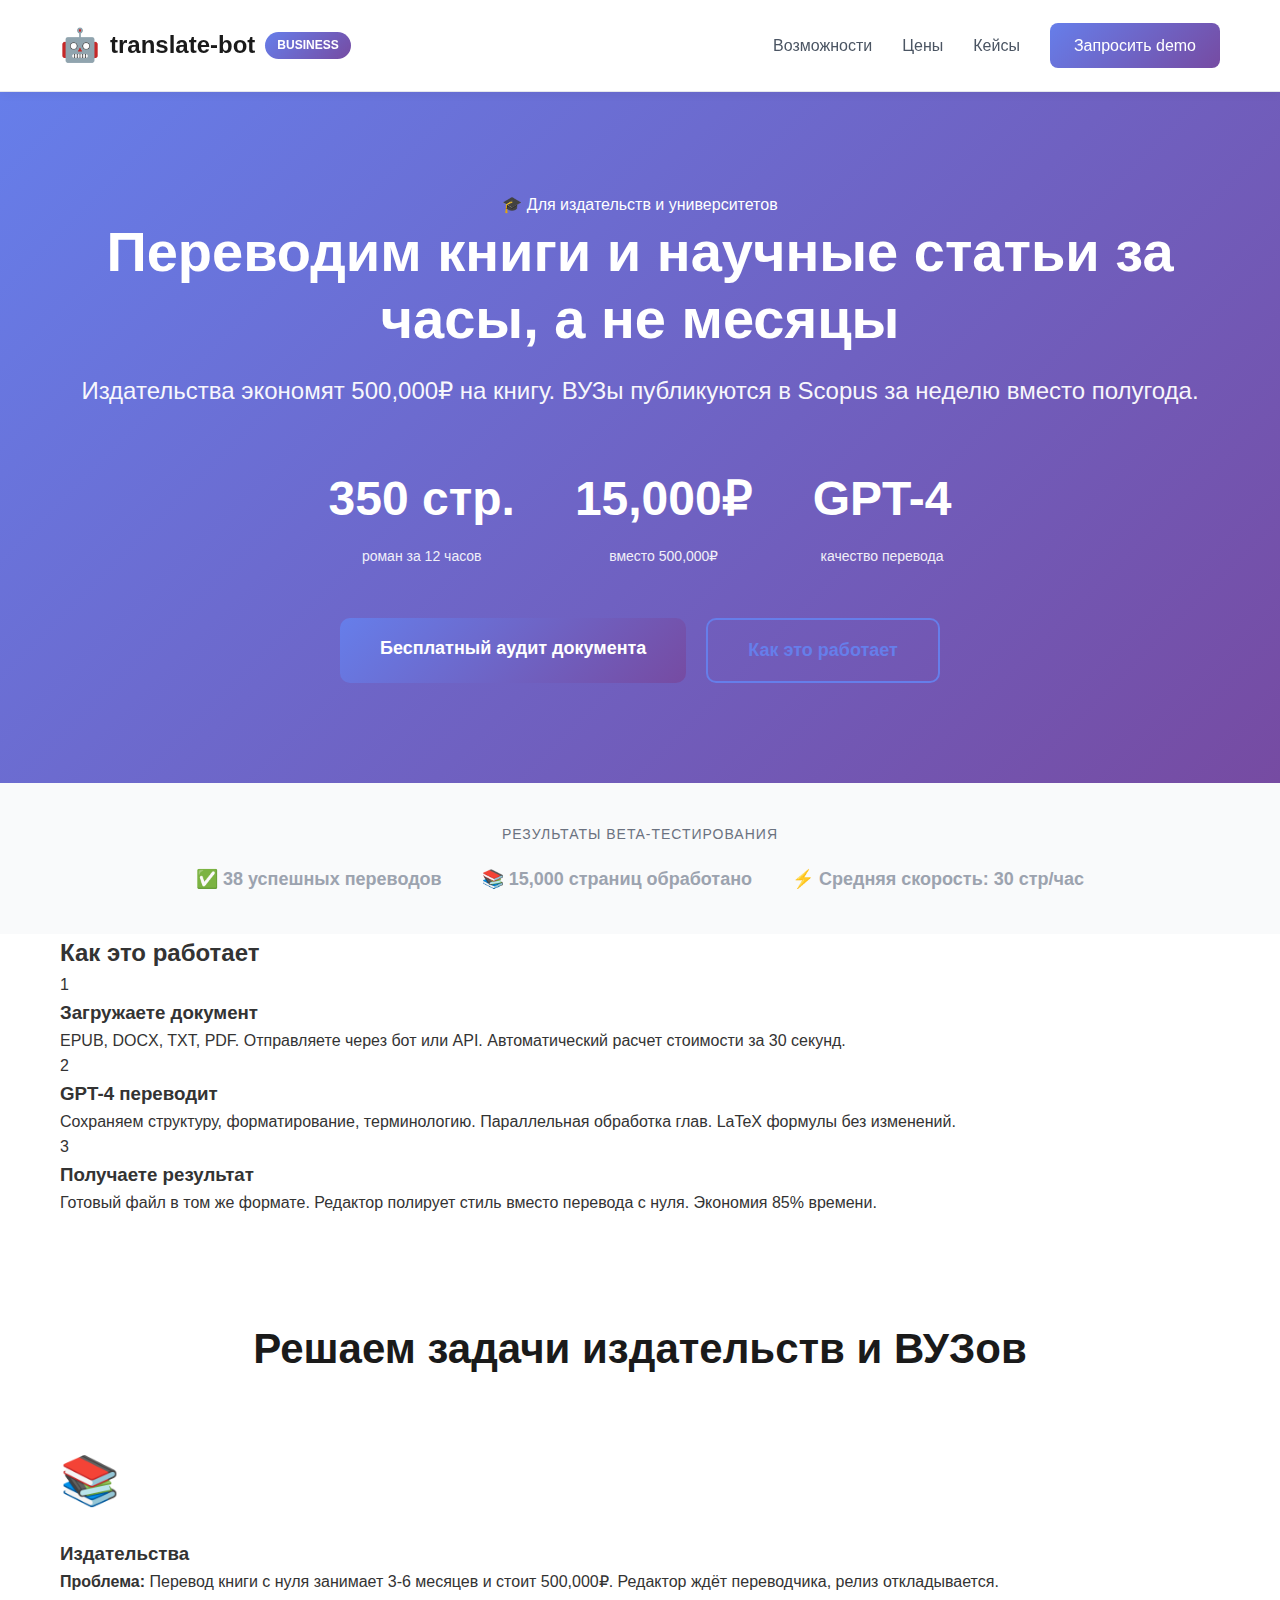
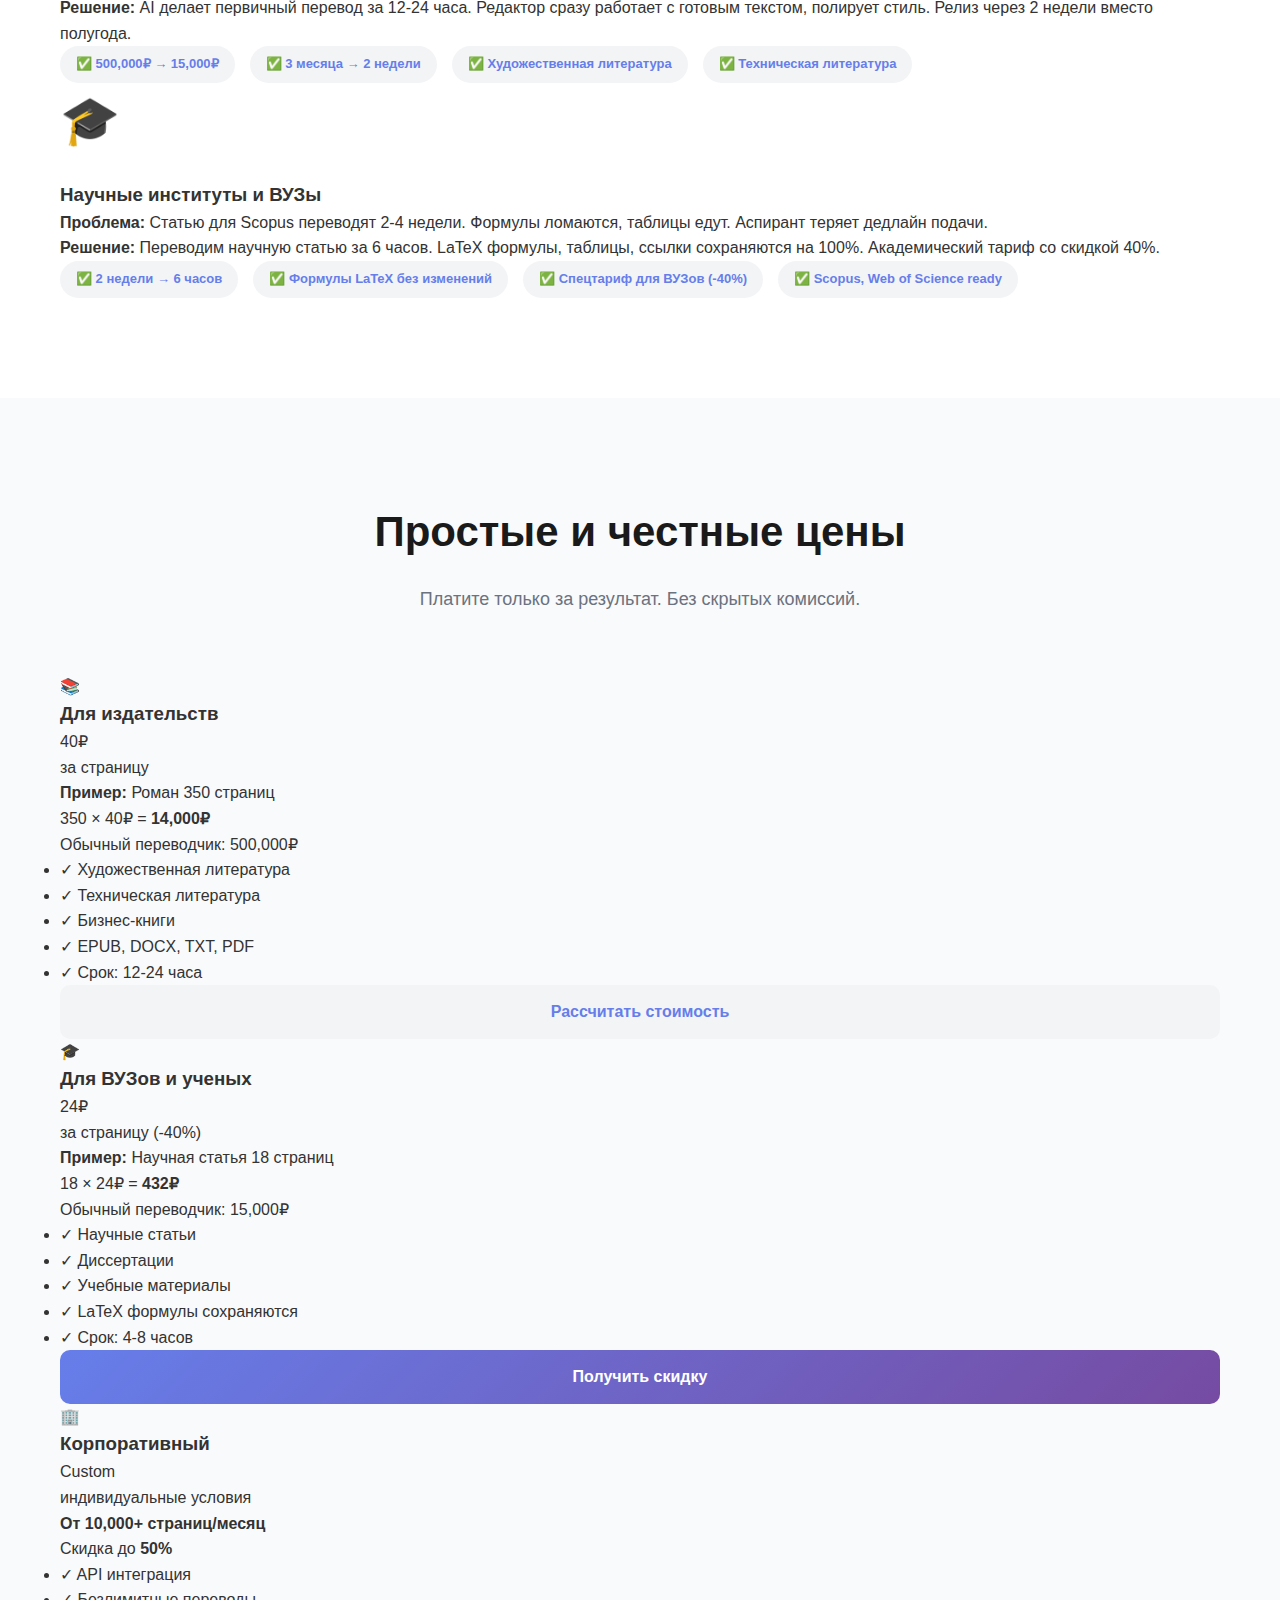
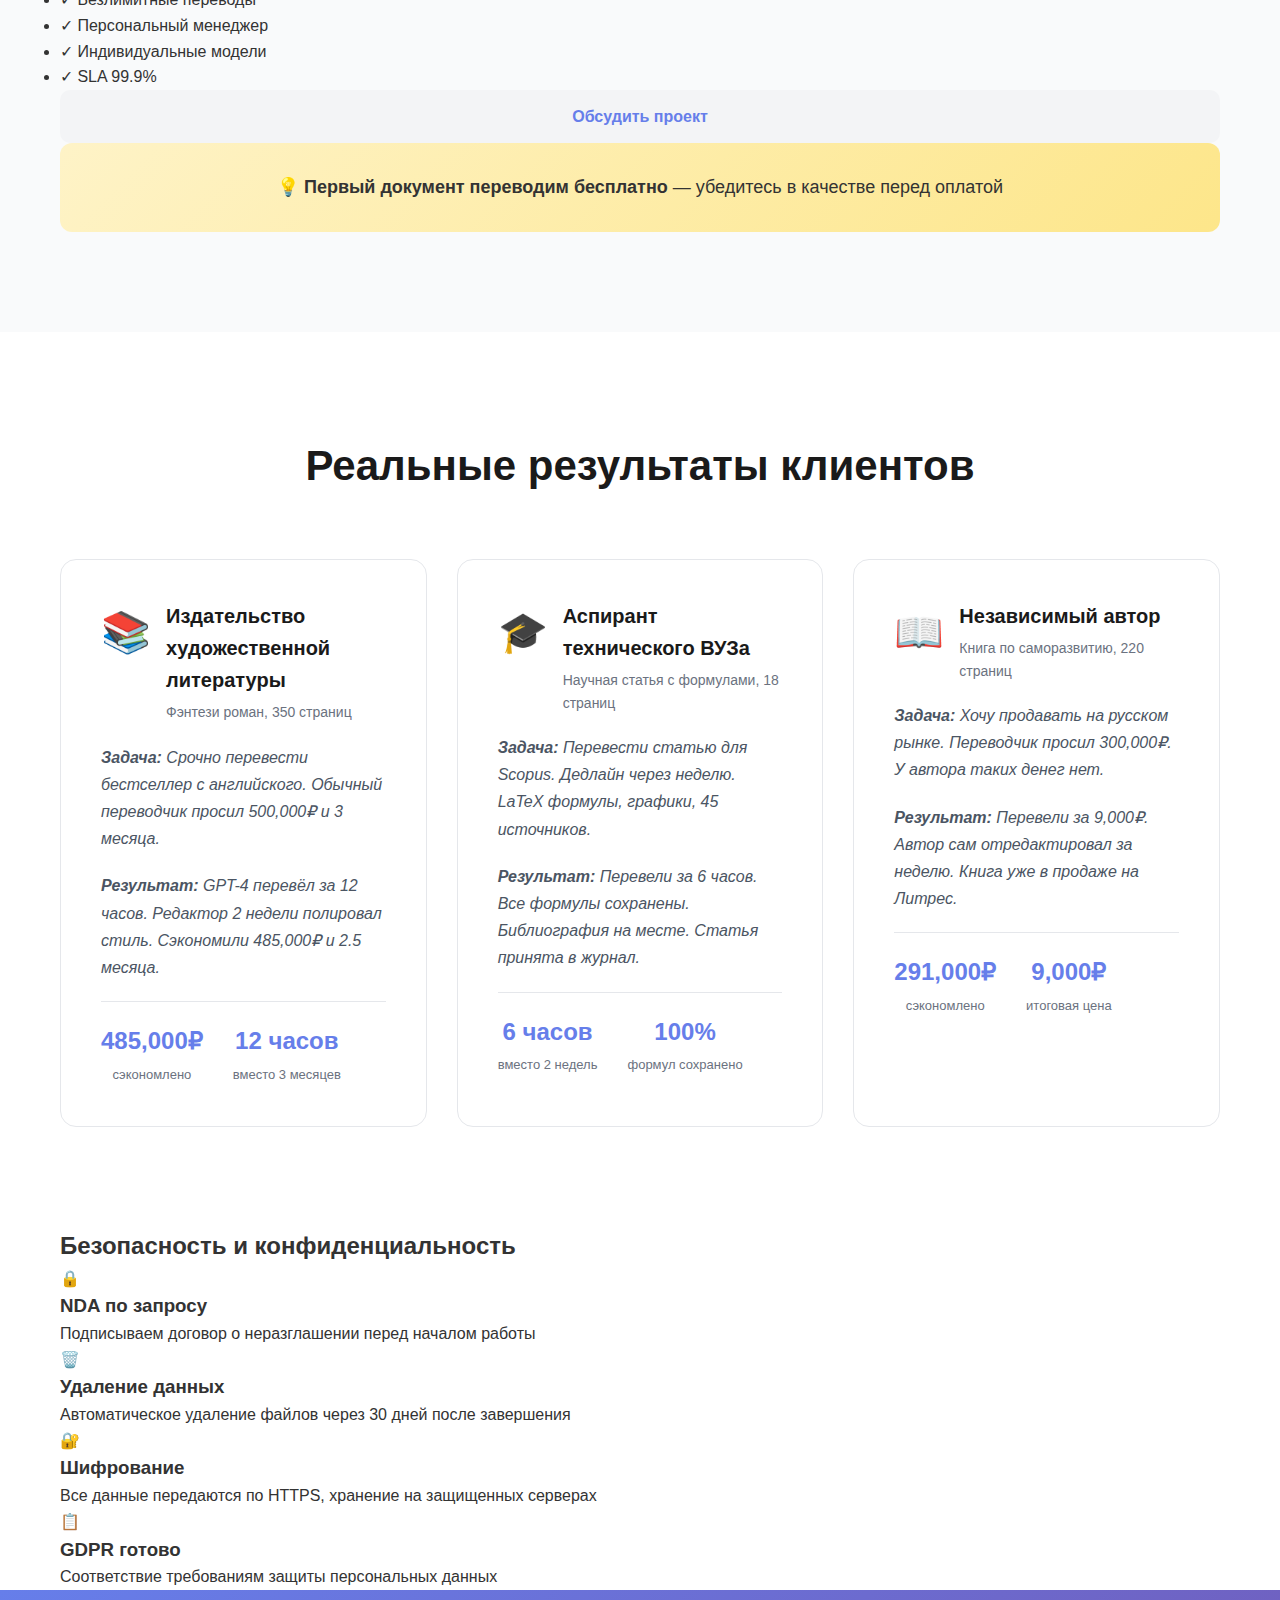
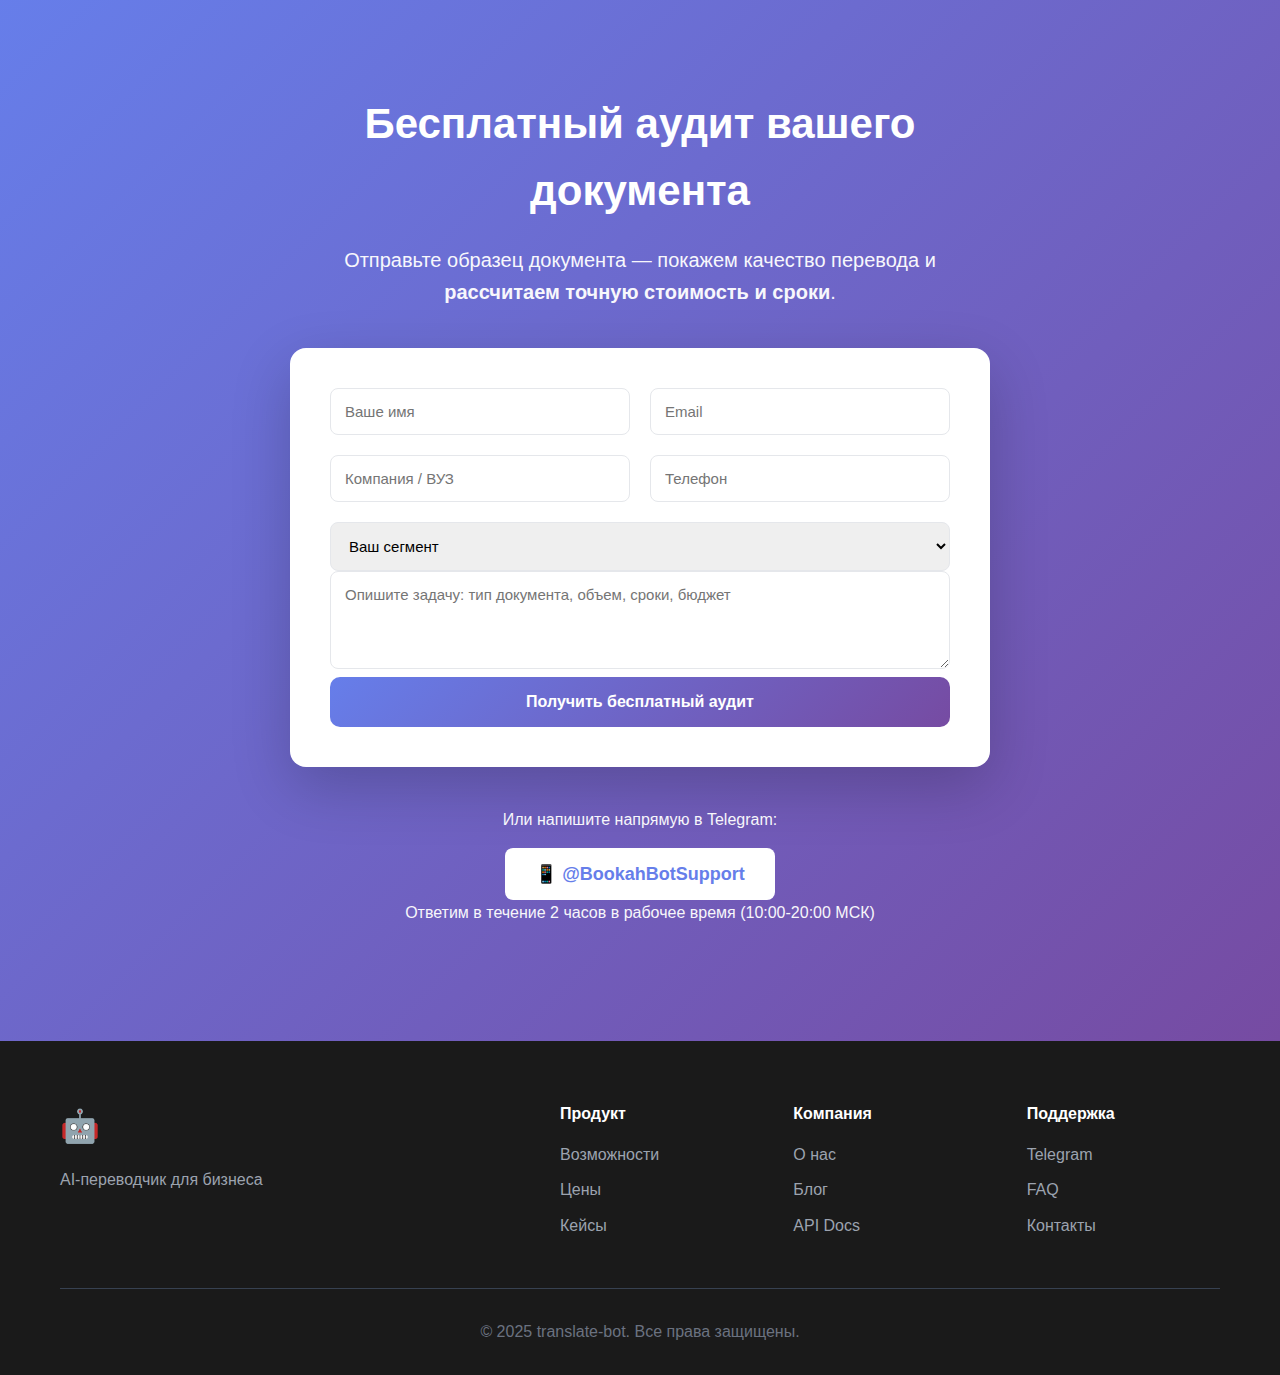
<file: index.html>
<!DOCTYPE html>
<html lang="ru">
<head>
    <meta charset="UTF-8">
    <meta name="viewport" content="width=device-width, initial-scale=1.0">
    <title>AI-переводчик для бизнеса | translate-bot</title>
    <link rel="stylesheet" href="style.css">
</head>
<body>
    <!-- Header -->
    <header>
        <nav class="container">
            <div class="logo">
                <span class="logo-icon">🤖</span>
                <span class="logo-text">translate-bot</span>
                <span class="logo-badge">business</span>
            </div>
            <div class="nav-links">
                <a href="#features">Возможности</a>
                <a href="#pricing">Цены</a>
                <a href="#cases">Кейсы</a>
                <a href="#contact" class="btn-primary">Запросить demo</a>
            </div>
        </nav>
    </header>

    <!-- Hero Section -->
    <section class="hero">
        <div class="container">
            <div class="hero-content">
                <div class="hero-badge">🎓 Для издательств и университетов</div>
                <h1>Переводим книги и научные статьи за часы, а не месяцы</h1>
                <p class="hero-subtitle">Издательства экономят 500,000₽ на книгу. ВУЗы публикуются в Scopus за неделю вместо полугода.</p>
                <div class="hero-stats">
                    <div class="stat">
                        <div class="stat-value">350 стр.</div>
                        <div class="stat-label">роман за 12 часов</div>
                    </div>
                    <div class="stat">
                        <div class="stat-value">15,000₽</div>
                        <div class="stat-label">вместо 500,000₽</div>
                    </div>
                    <div class="stat">
                        <div class="stat-value">GPT-4</div>
                        <div class="stat-label">качество перевода</div>
                    </div>
                </div>
                <div class="hero-cta">
                    <a href="#contact" class="btn-large">Бесплатный аудит документа</a>
                    <a href="#how-it-works" class="btn-outline-large">Как это работает</a>
                </div>
            </div>
        </div>
    </section>

    <!-- Trusted By -->
    <section class="trusted">
        <div class="container">
            <p class="trusted-label">Результаты beta-тестирования</p>
            <div class="trusted-logos">
                <div class="trusted-logo">✅ 38 успешных переводов</div>
                <div class="trusted-logo">📚 15,000 страниц обработано</div>
                <div class="trusted-logo">⚡ Средняя скорость: 30 стр/час</div>
            </div>
        </div>
    </section>

    <!-- How It Works -->
    <section id="how-it-works" class="how-it-works">
        <div class="container">
            <h2>Как это работает</h2>
            <div class="steps-grid">
                <div class="step-card">
                    <div class="step-number">1</div>
                    <h3>Загружаете документ</h3>
                    <p>EPUB, DOCX, TXT, PDF. Отправляете через бот или API. Автоматический расчет стоимости за 30 секунд.</p>
                </div>
                <div class="step-card">
                    <div class="step-number">2</div>
                    <h3>GPT-4 переводит</h3>
                    <p>Сохраняем структуру, форматирование, терминологию. Параллельная обработка глав. LaTeX формулы без изменений.</p>
                </div>
                <div class="step-card">
                    <div class="step-number">3</div>
                    <h3>Получаете результат</h3>
                    <p>Готовый файл в том же формате. Редактор полирует стиль вместо перевода с нуля. Экономия 85% времени.</p>
                </div>
            </div>
        </div>
    </section>

    <!-- Features -->
    <section id="features" class="features">
        <div class="container">
            <h2>Решаем задачи издательств и ВУЗов</h2>
            <div class="features-grid-two">
                <div class="feature-card-large">
                    <div class="feature-icon">📚</div>
                    <h3>Издательства</h3>
                    <p><strong>Проблема:</strong> Перевод книги с нуля занимает 3-6 месяцев и стоит 500,000₽. Редактор ждёт переводчика, релиз откладывается.</p>
                    <p><strong>Решение:</strong> AI делает первичный перевод за 12-24 часа. Редактор сразу работает с готовым текстом, полирует стиль. Релиз через 2 недели вместо полугода.</p>
                    <div class="feature-stats">
                        <span>✅ 500,000₽ → 15,000₽</span>
                        <span>✅ 3 месяца → 2 недели</span>
                        <span>✅ Художественная литература</span>
                        <span>✅ Техническая литература</span>
                    </div>
                </div>

                <div class="feature-card-large">
                    <div class="feature-icon">🎓</div>
                    <h3>Научные институты и ВУЗы</h3>
                    <p><strong>Проблема:</strong> Статью для Scopus переводят 2-4 недели. Формулы ломаются, таблицы едут. Аспирант теряет дедлайн подачи.</p>
                    <p><strong>Решение:</strong> Переводим научную статью за 6 часов. LaTeX формулы, таблицы, ссылки сохраняются на 100%. Академический тариф со скидкой 40%.</p>
                    <div class="feature-stats">
                        <span>✅ 2 недели → 6 часов</span>
                        <span>✅ Формулы LaTeX без изменений</span>
                        <span>✅ Спецтариф для ВУЗов (-40%)</span>
                        <span>✅ Scopus, Web of Science ready</span>
                    </div>
                </div>
            </div>
        </div>
    </section>

    <!-- Pricing -->
    <section id="pricing" class="pricing">
        <div class="container">
            <h2>Простые и честные цены</h2>
            <p class="pricing-subtitle">Платите только за результат. Без скрытых комиссий.</p>

            <div class="pricing-grid-simple">
                <div class="pricing-card-simple">
                    <div class="pricing-icon">📚</div>
                    <h3>Для издательств</h3>
                    <div class="pricing-calc">
                        <div class="price-big">40₽</div>
                        <div class="price-unit">за страницу</div>
                    </div>
                    <div class="pricing-example">
                        <p><strong>Пример:</strong> Роман 350 страниц</p>
                        <p class="price-result">350 × 40₽ = <strong>14,000₽</strong></p>
                        <p class="price-comparison">Обычный переводчик: 500,000₽</p>
                    </div>
                    <ul class="pricing-features-simple">
                        <li>✓ Художественная литература</li>
                        <li>✓ Техническая литература</li>
                        <li>✓ Бизнес-книги</li>
                        <li>✓ EPUB, DOCX, TXT, PDF</li>
                        <li>✓ Срок: 12-24 часа</li>
                    </ul>
                    <a href="#contact" class="btn-pricing">Рассчитать стоимость</a>
                </div>

                <div class="pricing-card-simple featured">
                    <div class="pricing-badge">🎓 Спецтариф</div>
                    <div class="pricing-icon">🎓</div>
                    <h3>Для ВУЗов и ученых</h3>
                    <div class="pricing-calc">
                        <div class="price-big">24₽</div>
                        <div class="price-unit">за страницу (-40%)</div>
                    </div>
                    <div class="pricing-example">
                        <p><strong>Пример:</strong> Научная статья 18 страниц</p>
                        <p class="price-result">18 × 24₽ = <strong>432₽</strong></p>
                        <p class="price-comparison">Обычный переводчик: 15,000₽</p>
                    </div>
                    <ul class="pricing-features-simple">
                        <li>✓ Научные статьи</li>
                        <li>✓ Диссертации</li>
                        <li>✓ Учебные материалы</li>
                        <li>✓ LaTeX формулы сохраняются</li>
                        <li>✓ Срок: 4-8 часов</li>
                    </ul>
                    <a href="#contact" class="btn-pricing primary">Получить скидку</a>
                </div>

                <div class="pricing-card-simple">
                    <div class="pricing-icon">🏢</div>
                    <h3>Корпоративный</h3>
                    <div class="pricing-calc">
                        <div class="price-big">Custom</div>
                        <div class="price-unit">индивидуальные условия</div>
                    </div>
                    <div class="pricing-example">
                        <p><strong>От 10,000+ страниц/месяц</strong></p>
                        <p class="price-result">Скидка до <strong>50%</strong></p>
                    </div>
                    <ul class="pricing-features-simple">
                        <li>✓ API интеграция</li>
                        <li>✓ Безлимитные переводы</li>
                        <li>✓ Персональный менеджер</li>
                        <li>✓ Индивидуальные модели</li>
                        <li>✓ SLA 99.9%</li>
                    </ul>
                    <a href="#contact" class="btn-pricing">Обсудить проект</a>
                </div>
            </div>

            <div class="pricing-footer">
                <p>💡 <strong>Первый документ переводим бесплатно</strong> — убедитесь в качестве перед оплатой</p>
            </div>
        </div>
    </section>

    <!-- Use Cases -->
    <section id="cases" class="cases">
        <div class="container">
            <h2>Реальные результаты клиентов</h2>

            <div class="cases-grid">
                <div class="case-card">
                    <div class="case-header">
                        <div class="case-icon">📚</div>
                        <div>
                            <h4>Издательство художественной литературы</h4>
                            <p class="case-type">Фэнтези роман, 350 страниц</p>
                        </div>
                    </div>
                    <div class="case-content">
                        <p><strong>Задача:</strong> Срочно перевести бестселлер с английского. Обычный переводчик просил 500,000₽ и 3 месяца.</p>
                        <p><strong>Результат:</strong> GPT-4 перевёл за 12 часов. Редактор 2 недели полировал стиль. Сэкономили 485,000₽ и 2.5 месяца.</p>
                    </div>
                    <div class="case-stats">
                        <div class="case-stat">
                            <strong>485,000₽</strong>
                            <span>сэкономлено</span>
                        </div>
                        <div class="case-stat">
                            <strong>12 часов</strong>
                            <span>вместо 3 месяцев</span>
                        </div>
                    </div>
                </div>

                <div class="case-card">
                    <div class="case-header">
                        <div class="case-icon">🎓</div>
                        <div>
                            <h4>Аспирант технического ВУЗа</h4>
                            <p class="case-type">Научная статья с формулами, 18 страниц</p>
                        </div>
                    </div>
                    <div class="case-content">
                        <p><strong>Задача:</strong> Перевести статью для Scopus. Дедлайн через неделю. LaTeX формулы, графики, 45 источников.</p>
                        <p><strong>Результат:</strong> Перевели за 6 часов. Все формулы сохранены. Библиография на месте. Статья принята в журнал.</p>
                    </div>
                    <div class="case-stats">
                        <div class="case-stat">
                            <strong>6 часов</strong>
                            <span>вместо 2 недель</span>
                        </div>
                        <div class="case-stat">
                            <strong>100%</strong>
                            <span>формул сохранено</span>
                        </div>
                    </div>
                </div>

                <div class="case-card">
                    <div class="case-header">
                        <div class="case-icon">📖</div>
                        <div>
                            <h4>Независимый автор</h4>
                            <p class="case-type">Книга по саморазвитию, 220 страниц</p>
                        </div>
                    </div>
                    <div class="case-content">
                        <p><strong>Задача:</strong> Хочу продавать на русском рынке. Переводчик просил 300,000₽. У автора таких денег нет.</p>
                        <p><strong>Результат:</strong> Перевели за 9,000₽. Автор сам отредактировал за неделю. Книга уже в продаже на Литрес.</p>
                    </div>
                    <div class="case-stats">
                        <div class="case-stat">
                            <strong>291,000₽</strong>
                            <span>сэкономлено</span>
                        </div>
                        <div class="case-stat">
                            <strong>9,000₽</strong>
                            <span>итоговая цена</span>
                        </div>
                    </div>
                </div>
            </div>
        </div>
    </section>

    <!-- Security Section -->
    <section class="security">
        <div class="container">
            <h2>Безопасность и конфиденциальность</h2>
            <div class="security-grid">
                <div class="security-card">
                    <div class="security-icon">🔒</div>
                    <h3>NDA по запросу</h3>
                    <p>Подписываем договор о неразглашении перед началом работы</p>
                </div>
                <div class="security-card">
                    <div class="security-icon">🗑️</div>
                    <h3>Удаление данных</h3>
                    <p>Автоматическое удаление файлов через 30 дней после завершения</p>
                </div>
                <div class="security-card">
                    <div class="security-icon">🔐</div>
                    <h3>Шифрование</h3>
                    <p>Все данные передаются по HTTPS, хранение на защищенных серверах</p>
                </div>
                <div class="security-card">
                    <div class="security-icon">📋</div>
                    <h3>GDPR готово</h3>
                    <p>Соответствие требованиям защиты персональных данных</p>
                </div>
            </div>
        </div>
    </section>

    <!-- CTA Section -->
    <section id="contact" class="cta">
        <div class="container">
            <div class="cta-content">
                <h2>Бесплатный аудит вашего документа</h2>
                <p>Отправьте образец документа — покажем качество перевода и <strong>рассчитаем точную стоимость и сроки</strong>.</p>

                <form class="contact-form" id="contactForm">
                    <div class="form-row">
                        <input type="text" name="name" placeholder="Ваше имя" required>
                        <input type="email" name="email" placeholder="Email" required>
                    </div>
                    <div class="form-row">
                        <input type="text" name="company" placeholder="Компания / ВУЗ" required>
                        <input type="tel" name="phone" placeholder="Телефон">
                    </div>
                    <select name="segment" required>
                        <option value="">Ваш сегмент</option>
                        <option value="publishing">Издательство</option>
                        <option value="university">ВУЗ / Научный институт</option>
                        <option value="author">Независимый автор</option>
                        <option value="other">Другое</option>
                    </select>
                    <textarea name="description" placeholder="Опишите задачу: тип документа, объем, сроки, бюджет" rows="4" required></textarea>
                    <button type="submit" class="btn-submit">Получить бесплатный аудит</button>
                </form>

                <div class="contact-alternative">
                    <p>Или напишите напрямую в Telegram:</p>
                    <a href="https://t.me/BookahBotSupport" class="telegram-link">
                        📱 @BookahBotSupport
                    </a>
                    <p class="contact-note">Ответим в течение 2 часов в рабочее время (10:00-20:00 МСК)</p>
                </div>
            </div>
        </div>
    </section>

    <!-- Footer -->
    <footer>
        <div class="container">
            <div class="footer-content">
                <div class="footer-brand">
                    <div class="logo">
                        <span class="logo-icon">🤖</span>
                        <span class="logo-text">translate-bot</span>
                    </div>
                    <p>AI-переводчик для бизнеса</p>
                </div>
                <div class="footer-links">
                    <div class="footer-column">
                        <h4>Продукт</h4>
                        <a href="#features">Возможности</a>
                        <a href="#pricing">Цены</a>
                        <a href="#cases">Кейсы</a>
                    </div>
                    <div class="footer-column">
                        <h4>Компания</h4>
                        <a href="#">О нас</a>
                        <a href="#">Блог</a>
                        <a href="#">API Docs</a>
                    </div>
                    <div class="footer-column">
                        <h4>Поддержка</h4>
                        <a href="https://t.me/BookahBotSupport">Telegram</a>
                        <a href="#">FAQ</a>
                        <a href="#">Контакты</a>
                    </div>
                </div>
            </div>
            <div class="footer-bottom">
                <p>&copy; 2025 translate-bot. Все права защищены.</p>
            </div>
        </div>
    </footer>

    <script>
        // Smooth scroll
        document.querySelectorAll('a[href^="#"]').forEach(anchor => {
            anchor.addEventListener('click', function (e) {
                e.preventDefault();
                const target = document.querySelector(this.getAttribute('href'));
                if (target) {
                    target.scrollIntoView({ behavior: 'smooth', block: 'start' });
                }
            });
        });

        // Form submission
        document.getElementById('contactForm').addEventListener('submit', async function(e) {
            e.preventDefault();

            const form = e.target;
            const submitButton = form.querySelector('button[type="submit"]');
            const originalButtonText = submitButton.textContent;

            // Disable form
            submitButton.disabled = true;
            submitButton.textContent = 'Отправка...';

            // Collect form data
            const formData = {
                name: form.querySelector('input[name="name"]').value,
                email: form.querySelector('input[name="email"]').value,
                company: form.querySelector('input[name="company"]').value,
                phone: form.querySelector('input[name="phone"]').value || 'Не указан',
                segment: form.querySelector('select[name="segment"]').value,
                description: form.querySelector('textarea[name="description"]').value
            };

            // Map segments to Russian
            const segmentMap = {
                'publishing': 'Издательство',
                'university': 'ВУЗ / Научный институт',
                'author': 'Независимый автор',
                'other': 'Другое'
            };
            const segmentRu = segmentMap[formData.segment] || formData.segment;

            // Create Telegram message
            const message = `🔔 <b>НОВАЯ ЗАЯВКА С B2B LANDING</b>\n\n` +
                `👤 <b>Имя:</b> ${formData.name}\n` +
                `📧 <b>Email:</b> ${formData.email}\n` +
                `🏢 <b>Компания:</b> ${formData.company}\n` +
                `📱 <b>Телефон:</b> ${formData.phone}\n` +
                `🎯 <b>Сегмент:</b> ${segmentRu}\n\n` +
                `📝 <b>Описание задачи:</b>\n${formData.description}\n\n` +
                `⏰ ${new Date().toLocaleString('ru-RU', {timeZone: 'Europe/Moscow'})} МСК`;

            // Send to Telegram Bot
            const BOT_TOKEN = '8078652054:AAFwIATYEuRe-x4v9bP9AHwgn69Cua3nk3o';
            const ADMIN_CHAT_ID = '111748497';

            try {
                const response = await fetch(`https://api.telegram.org/bot${BOT_TOKEN}/sendMessage`, {
                    method: 'POST',
                    headers: {
                        'Content-Type': 'application/json',
                    },
                    body: JSON.stringify({
                        chat_id: ADMIN_CHAT_ID,
                        text: message,
                        parse_mode: 'HTML'
                    })
                });

                const result = await response.json();

                if (result.ok) {
                    // Success
                    alert('✅ Спасибо за заявку!\n\nМы получили ваш запрос и свяжемся в течение 2 часов (10:00-20:00 МСК).\n\nА пока можете написать напрямую: @BookahBotSupport');
                    form.reset();
                } else {
                    // Telegram API error
                    throw new Error('Telegram API error: ' + result.description);
                }
            } catch (error) {
                console.error('Error sending lead:', error);
                alert('⚠️ Произошла ошибка при отправке заявки.\n\nПожалуйста, напишите нам напрямую в Telegram: @BookahBotSupport\n\nИли на email с указанием ваших контактов.');
            } finally {
                // Re-enable form
                submitButton.disabled = false;
                submitButton.textContent = originalButtonText;
            }
        });
    </script>
</body>
</html>
</file>
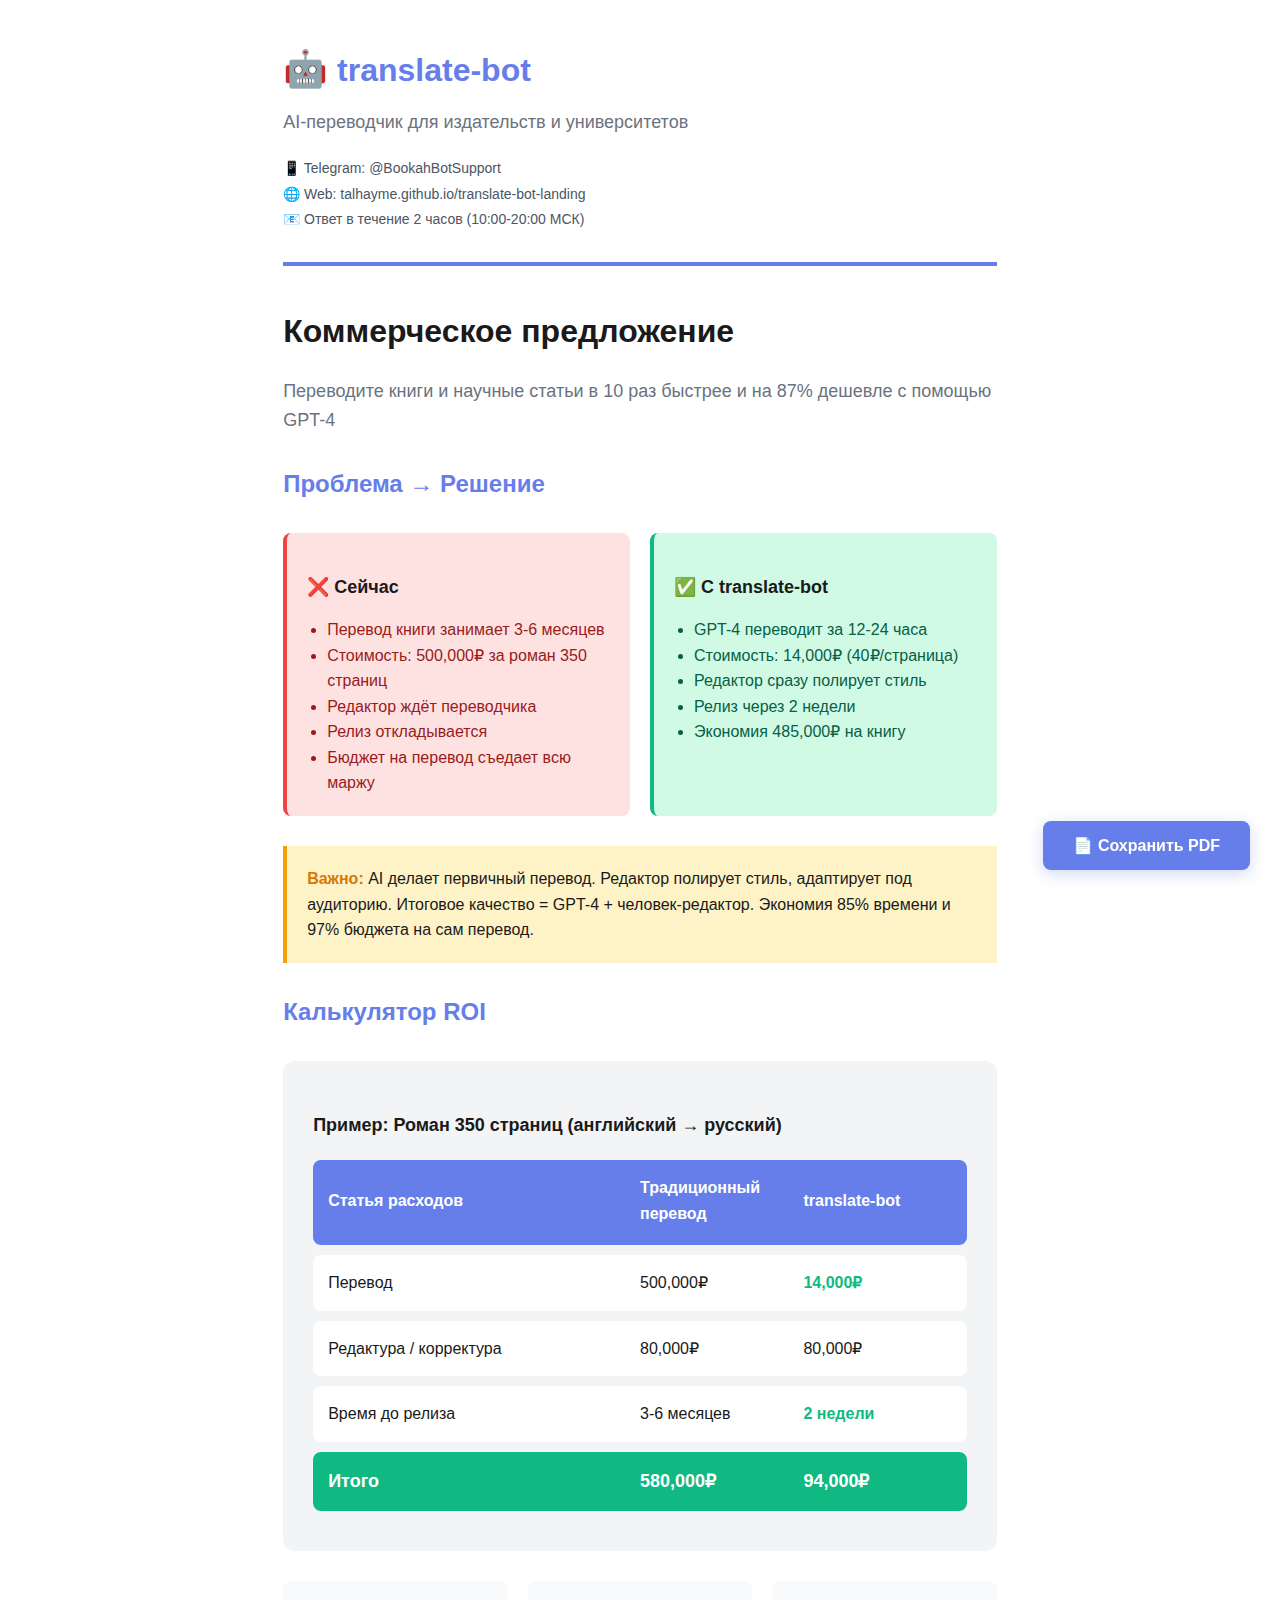
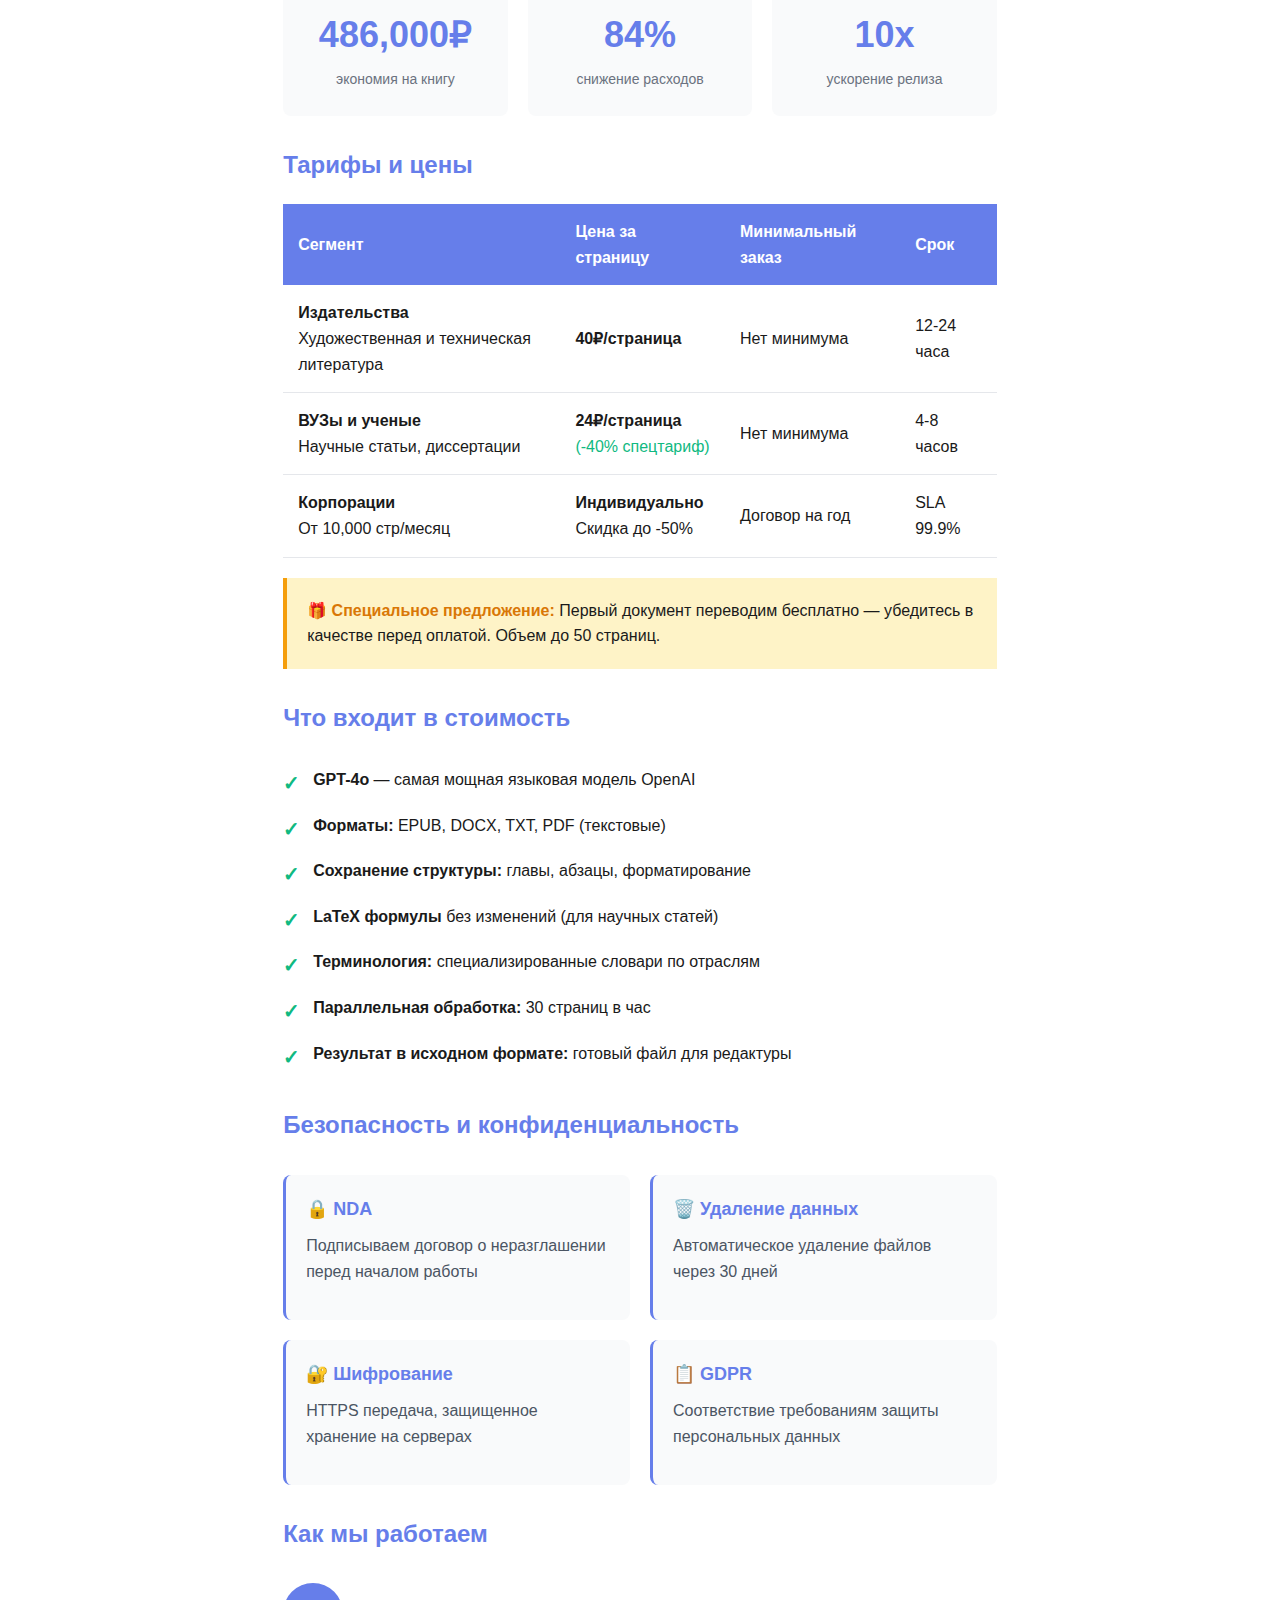
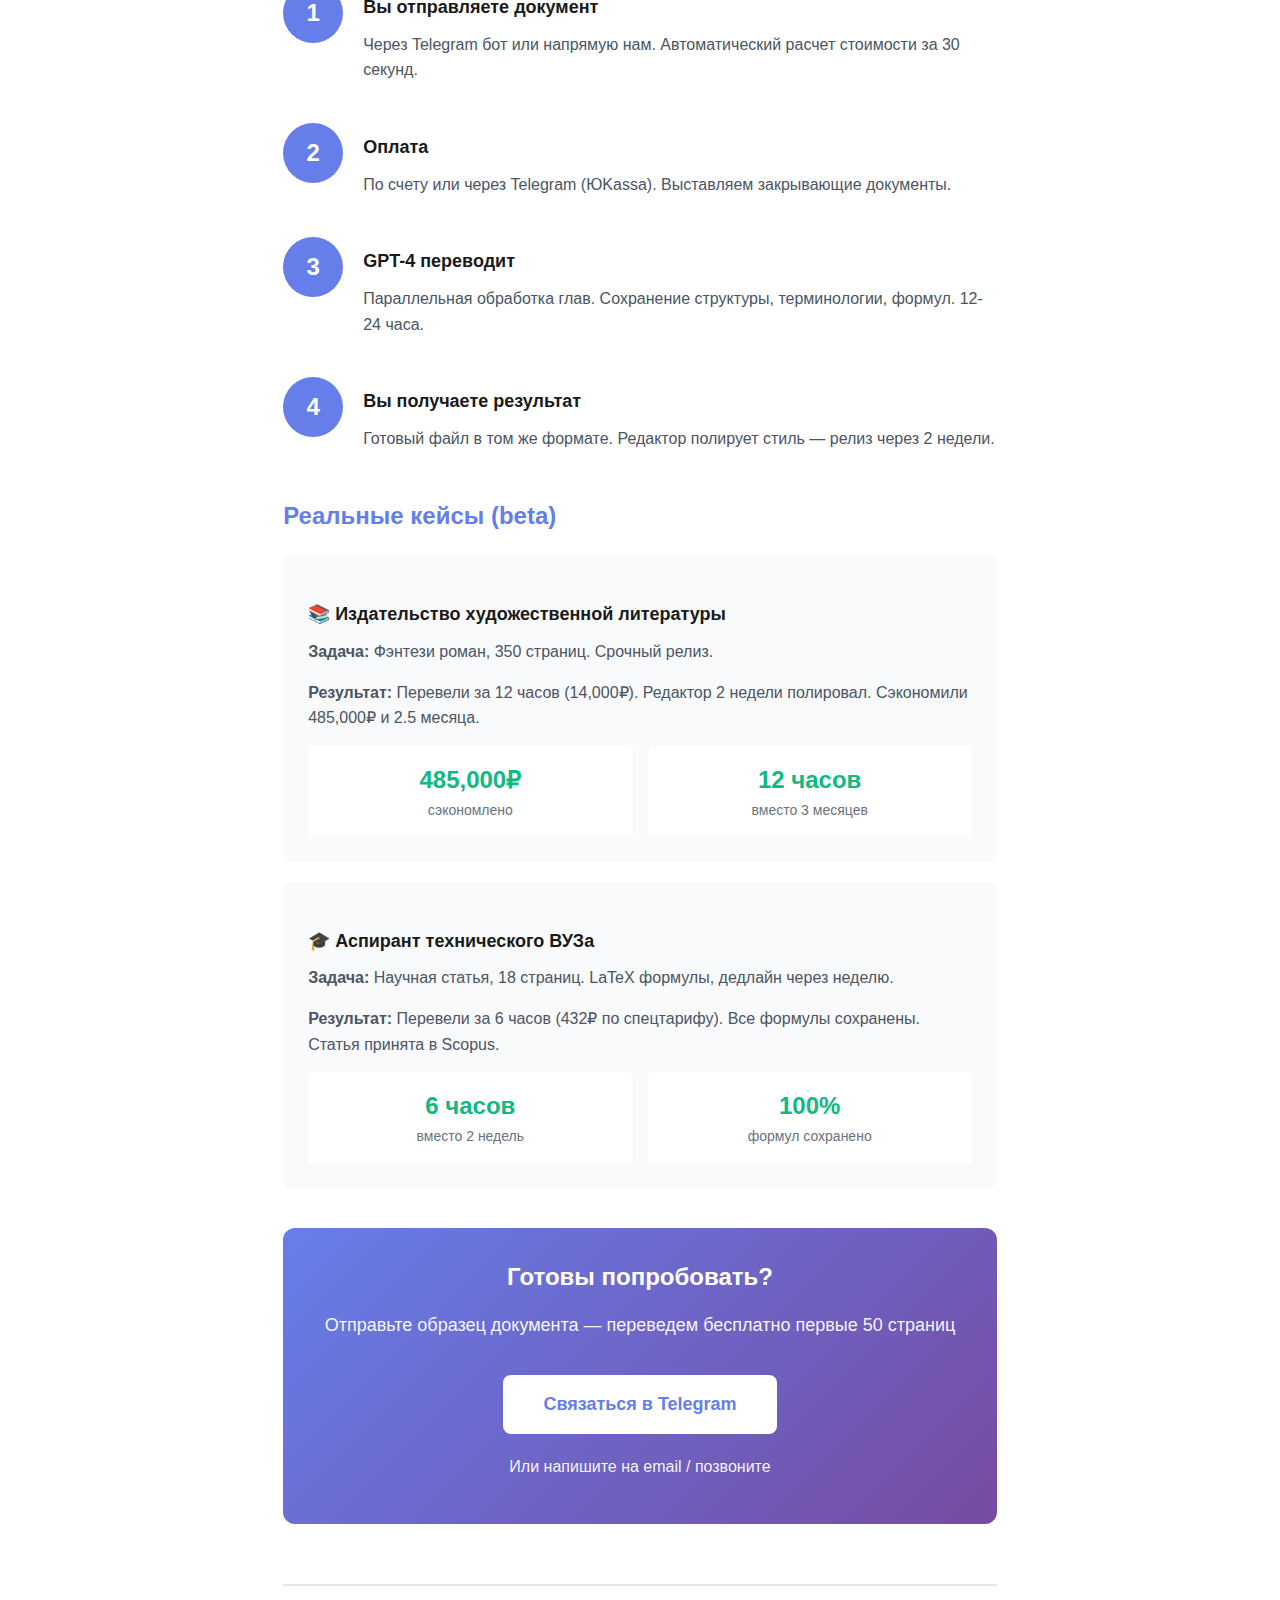
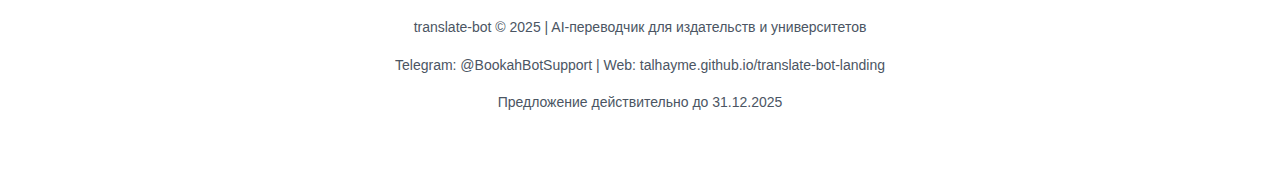
<file: commercial-proposal.html>
<!DOCTYPE html>
<html lang="ru">
<head>
    <meta charset="UTF-8">
    <meta name="viewport" content="width=device-width, initial-scale=1.0">
    <title>Коммерческое предложение - AI-переводчик для издательств и ВУЗов</title>
    <style>
        @media print {
            body { margin: 0; padding: 20px; }
            .no-print { display: none; }
            .page-break { page-break-after: always; }
        }

        * {
            margin: 0;
            padding: 0;
            box-sizing: border-box;
        }

        body {
            font-family: -apple-system, BlinkMacSystemFont, 'Segoe UI', Roboto, Arial, sans-serif;
            line-height: 1.6;
            color: #1a1a1a;
            background: #fff;
            max-width: 210mm;
            margin: 0 auto;
            padding: 40px;
        }

        .header {
            border-bottom: 4px solid #667eea;
            padding-bottom: 30px;
            margin-bottom: 40px;
        }

        .logo {
            font-size: 32px;
            font-weight: 800;
            color: #667eea;
            margin-bottom: 10px;
        }

        .logo-icon {
            font-size: 36px;
        }

        .tagline {
            font-size: 18px;
            color: #6b7280;
            margin-bottom: 20px;
        }

        .contact-info {
            font-size: 14px;
            color: #4b5563;
            line-height: 1.8;
        }

        h1 {
            font-size: 32px;
            color: #1a1a1a;
            margin: 40px 0 20px;
            font-weight: 800;
        }

        h2 {
            font-size: 24px;
            color: #667eea;
            margin: 30px 0 15px;
            font-weight: 700;
        }

        h3 {
            font-size: 18px;
            color: #1a1a1a;
            margin: 20px 0 10px;
            font-weight: 600;
        }

        p {
            margin-bottom: 15px;
            color: #4b5563;
        }

        .highlight {
            background: #fef3c7;
            padding: 20px;
            border-left: 4px solid #f59e0b;
            margin: 20px 0;
        }

        .highlight strong {
            color: #d97706;
        }

        .problem-solution {
            display: grid;
            grid-template-columns: 1fr 1fr;
            gap: 20px;
            margin: 30px 0;
        }

        .problem, .solution {
            padding: 20px;
            border-radius: 8px;
        }

        .problem {
            background: #fee2e2;
            border-left: 4px solid #ef4444;
        }

        .solution {
            background: #d1fae5;
            border-left: 4px solid #10b981;
        }

        .roi-calculator {
            background: #f3f4f6;
            padding: 30px;
            border-radius: 12px;
            margin: 30px 0;
        }

        .calculator-row {
            display: grid;
            grid-template-columns: 2fr 1fr 1fr;
            gap: 15px;
            padding: 15px;
            background: white;
            margin: 10px 0;
            border-radius: 8px;
            align-items: center;
        }

        .calculator-row.header {
            background: #667eea;
            color: white;
            font-weight: 600;
        }

        .calculator-row.total {
            background: #10b981;
            color: white;
            font-weight: 700;
            font-size: 18px;
        }

        .pricing-table {
            width: 100%;
            border-collapse: collapse;
            margin: 20px 0;
        }

        .pricing-table th {
            background: #667eea;
            color: white;
            padding: 15px;
            text-align: left;
            font-weight: 600;
        }

        .pricing-table td {
            padding: 15px;
            border-bottom: 1px solid #e5e7eb;
        }

        .pricing-table tr:hover {
            background: #f9fafb;
        }

        .feature-list {
            list-style: none;
            margin: 20px 0;
        }

        .feature-list li {
            padding: 10px 0;
            padding-left: 30px;
            position: relative;
        }

        .feature-list li:before {
            content: "✓";
            position: absolute;
            left: 0;
            color: #10b981;
            font-weight: 700;
            font-size: 20px;
        }

        .cta-box {
            background: linear-gradient(135deg, #667eea 0%, #764ba2 100%);
            color: white;
            padding: 30px;
            border-radius: 12px;
            text-align: center;
            margin: 40px 0;
        }

        .cta-box h2 {
            color: white;
            margin-top: 0;
        }

        .cta-box p {
            color: rgba(255,255,255,0.95);
            font-size: 18px;
        }

        .cta-button {
            display: inline-block;
            background: white;
            color: #667eea;
            padding: 15px 40px;
            border-radius: 8px;
            text-decoration: none;
            font-weight: 700;
            margin-top: 20px;
            font-size: 18px;
        }

        .security-grid {
            display: grid;
            grid-template-columns: repeat(2, 1fr);
            gap: 20px;
            margin: 30px 0;
        }

        .security-item {
            background: #f9fafb;
            padding: 20px;
            border-radius: 8px;
            border-left: 3px solid #667eea;
        }

        .security-item h3 {
            margin-top: 0;
            color: #667eea;
        }

        .stats-grid {
            display: grid;
            grid-template-columns: repeat(3, 1fr);
            gap: 20px;
            margin: 30px 0;
            text-align: center;
        }

        .stat-card {
            background: #f9fafb;
            padding: 25px;
            border-radius: 8px;
        }

        .stat-value {
            font-size: 36px;
            font-weight: 800;
            color: #667eea;
            margin-bottom: 5px;
        }

        .stat-label {
            color: #6b7280;
            font-size: 14px;
        }

        .footer {
            margin-top: 60px;
            padding-top: 30px;
            border-top: 2px solid #e5e7eb;
            text-align: center;
            color: #9ca3af;
            font-size: 14px;
        }
    </style>
</head>
<body>
    <!-- Header -->
    <div class="header">
        <div class="logo">
            <span class="logo-icon">🤖</span> translate-bot
        </div>
        <div class="tagline">AI-переводчик для издательств и университетов</div>
        <div class="contact-info">
            📱 Telegram: @BookahBotSupport<br>
            🌐 Web: talhayme.github.io/translate-bot-landing<br>
            📧 Ответ в течение 2 часов (10:00-20:00 МСК)
        </div>
    </div>

    <!-- Title -->
    <h1>Коммерческое предложение</h1>
    <p style="font-size: 18px; color: #6b7280;">Переводите книги и научные статьи в 10 раз быстрее и на 87% дешевле с помощью GPT-4</p>

    <!-- Problem-Solution -->
    <h2>Проблема → Решение</h2>
    <div class="problem-solution">
        <div class="problem">
            <h3>❌ Сейчас</h3>
            <ul style="margin-top: 15px; padding-left: 20px; color: #991b1b;">
                <li>Перевод книги занимает 3-6 месяцев</li>
                <li>Стоимость: 500,000₽ за роман 350 страниц</li>
                <li>Редактор ждёт переводчика</li>
                <li>Релиз откладывается</li>
                <li>Бюджет на перевод съедает всю маржу</li>
            </ul>
        </div>
        <div class="solution">
            <h3>✅ С translate-bot</h3>
            <ul style="margin-top: 15px; padding-left: 20px; color: #065f46;">
                <li>GPT-4 переводит за 12-24 часа</li>
                <li>Стоимость: 14,000₽ (40₽/страница)</li>
                <li>Редактор сразу полирует стиль</li>
                <li>Релиз через 2 недели</li>
                <li>Экономия 485,000₽ на книгу</li>
            </ul>
        </div>
    </div>

    <div class="highlight">
        <strong>Важно:</strong> AI делает первичный перевод. Редактор полирует стиль, адаптирует под аудиторию. Итоговое качество = GPT-4 + человек-редактор. Экономия 85% времени и 97% бюджета на сам перевод.
    </div>

    <!-- ROI Calculator -->
    <h2>Калькулятор ROI</h2>
    <div class="roi-calculator">
        <h3 style="margin-bottom: 20px;">Пример: Роман 350 страниц (английский → русский)</h3>

        <div class="calculator-row header">
            <div>Статья расходов</div>
            <div>Традиционный перевод</div>
            <div>translate-bot</div>
        </div>

        <div class="calculator-row">
            <div>Перевод</div>
            <div>500,000₽</div>
            <div style="color: #10b981; font-weight: 600;">14,000₽</div>
        </div>

        <div class="calculator-row">
            <div>Редактура / корректура</div>
            <div>80,000₽</div>
            <div>80,000₽</div>
        </div>

        <div class="calculator-row">
            <div>Время до релиза</div>
            <div>3-6 месяцев</div>
            <div style="color: #10b981; font-weight: 600;">2 недели</div>
        </div>

        <div class="calculator-row total">
            <div>Итого</div>
            <div>580,000₽</div>
            <div>94,000₽</div>
        </div>
    </div>

    <div class="stats-grid">
        <div class="stat-card">
            <div class="stat-value">486,000₽</div>
            <div class="stat-label">экономия на книгу</div>
        </div>
        <div class="stat-card">
            <div class="stat-value">84%</div>
            <div class="stat-label">снижение расходов</div>
        </div>
        <div class="stat-card">
            <div class="stat-value">10x</div>
            <div class="stat-label">ускорение релиза</div>
        </div>
    </div>

    <!-- Page Break for Print -->
    <div class="page-break"></div>

    <!-- Pricing -->
    <h2>Тарифы и цены</h2>
    <table class="pricing-table">
        <thead>
            <tr>
                <th>Сегмент</th>
                <th>Цена за страницу</th>
                <th>Минимальный заказ</th>
                <th>Срок</th>
            </tr>
        </thead>
        <tbody>
            <tr>
                <td><strong>Издательства</strong><br>Художественная и техническая литература</td>
                <td><strong>40₽/страница</strong></td>
                <td>Нет минимума</td>
                <td>12-24 часа</td>
            </tr>
            <tr>
                <td><strong>ВУЗы и ученые</strong><br>Научные статьи, диссертации</td>
                <td><strong>24₽/страница</strong><br><span style="color: #10b981;">(-40% спецтариф)</span></td>
                <td>Нет минимума</td>
                <td>4-8 часов</td>
            </tr>
            <tr>
                <td><strong>Корпорации</strong><br>От 10,000 стр/месяц</td>
                <td><strong>Индивидуально</strong><br>Скидка до -50%</td>
                <td>Договор на год</td>
                <td>SLA 99.9%</td>
            </tr>
        </tbody>
    </table>

    <div class="highlight">
        <strong>🎁 Специальное предложение:</strong> Первый документ переводим бесплатно — убедитесь в качестве перед оплатой. Объем до 50 страниц.
    </div>

    <!-- Features -->
    <h2>Что входит в стоимость</h2>
    <ul class="feature-list">
        <li><strong>GPT-4o</strong> — самая мощная языковая модель OpenAI</li>
        <li><strong>Форматы:</strong> EPUB, DOCX, TXT, PDF (текстовые)</li>
        <li><strong>Сохранение структуры:</strong> главы, абзацы, форматирование</li>
        <li><strong>LaTeX формулы</strong> без изменений (для научных статей)</li>
        <li><strong>Терминология:</strong> специализированные словари по отраслям</li>
        <li><strong>Параллельная обработка:</strong> 30 страниц в час</li>
        <li><strong>Результат в исходном формате:</strong> готовый файл для редактуры</li>
    </ul>

    <!-- Security -->
    <h2>Безопасность и конфиденциальность</h2>
    <div class="security-grid">
        <div class="security-item">
            <h3>🔒 NDA</h3>
            <p>Подписываем договор о неразглашении перед началом работы</p>
        </div>
        <div class="security-item">
            <h3>🗑️ Удаление данных</h3>
            <p>Автоматическое удаление файлов через 30 дней</p>
        </div>
        <div class="security-item">
            <h3>🔐 Шифрование</h3>
            <p>HTTPS передача, защищенное хранение на серверах</p>
        </div>
        <div class="security-item">
            <h3>📋 GDPR</h3>
            <p>Соответствие требованиям защиты персональных данных</p>
        </div>
    </div>

    <!-- Page Break for Print -->
    <div class="page-break"></div>

    <!-- How It Works -->
    <h2>Как мы работаем</h2>
    <div style="margin: 30px 0;">
        <div style="display: grid; grid-template-columns: 60px 1fr; gap: 20px; margin-bottom: 25px;">
            <div style="width: 60px; height: 60px; background: #667eea; color: white; border-radius: 50%; display: flex; align-items: center; justify-content: center; font-size: 24px; font-weight: 800;">1</div>
            <div>
                <h3 style="margin-top: 10px;">Вы отправляете документ</h3>
                <p>Через Telegram бот или напрямую нам. Автоматический расчет стоимости за 30 секунд.</p>
            </div>
        </div>

        <div style="display: grid; grid-template-columns: 60px 1fr; gap: 20px; margin-bottom: 25px;">
            <div style="width: 60px; height: 60px; background: #667eea; color: white; border-radius: 50%; display: flex; align-items: center; justify-content: center; font-size: 24px; font-weight: 800;">2</div>
            <div>
                <h3 style="margin-top: 10px;">Оплата</h3>
                <p>По счету или через Telegram (ЮKassa). Выставляем закрывающие документы.</p>
            </div>
        </div>

        <div style="display: grid; grid-template-columns: 60px 1fr; gap: 20px; margin-bottom: 25px;">
            <div style="width: 60px; height: 60px; background: #667eea; color: white; border-radius: 50%; display: flex; align-items: center; justify-content: center; font-size: 24px; font-weight: 800;">3</div>
            <div>
                <h3 style="margin-top: 10px;">GPT-4 переводит</h3>
                <p>Параллельная обработка глав. Сохранение структуры, терминологии, формул. 12-24 часа.</p>
            </div>
        </div>

        <div style="display: grid; grid-template-columns: 60px 1fr; gap: 20px;">
            <div style="width: 60px; height: 60px; background: #667eea; color: white; border-radius: 50%; display: flex; align-items: center; justify-content: center; font-size: 24px; font-weight: 800;">4</div>
            <div>
                <h3 style="margin-top: 10px;">Вы получаете результат</h3>
                <p>Готовый файл в том же формате. Редактор полирует стиль — релиз через 2 недели.</p>
            </div>
        </div>
    </div>

    <!-- Real Cases -->
    <h2>Реальные кейсы (beta)</h2>

    <div style="background: #f9fafb; padding: 25px; border-radius: 8px; margin: 20px 0;">
        <h3>📚 Издательство художественной литературы</h3>
        <p><strong>Задача:</strong> Фэнтези роман, 350 страниц. Срочный релиз.</p>
        <p><strong>Результат:</strong> Перевели за 12 часов (14,000₽). Редактор 2 недели полировал. Сэкономили 485,000₽ и 2.5 месяца.</p>
        <div style="display: grid; grid-template-columns: 1fr 1fr; gap: 15px; margin-top: 15px;">
            <div style="background: white; padding: 15px; border-radius: 6px; text-align: center;">
                <div style="font-size: 24px; font-weight: 700; color: #10b981;">485,000₽</div>
                <div style="font-size: 14px; color: #6b7280;">сэкономлено</div>
            </div>
            <div style="background: white; padding: 15px; border-radius: 6px; text-align: center;">
                <div style="font-size: 24px; font-weight: 700; color: #10b981;">12 часов</div>
                <div style="font-size: 14px; color: #6b7280;">вместо 3 месяцев</div>
            </div>
        </div>
    </div>

    <div style="background: #f9fafb; padding: 25px; border-radius: 8px; margin: 20px 0;">
        <h3>🎓 Аспирант технического ВУЗа</h3>
        <p><strong>Задача:</strong> Научная статья, 18 страниц. LaTeX формулы, дедлайн через неделю.</p>
        <p><strong>Результат:</strong> Перевели за 6 часов (432₽ по спецтарифу). Все формулы сохранены. Статья принята в Scopus.</p>
        <div style="display: grid; grid-template-columns: 1fr 1fr; gap: 15px; margin-top: 15px;">
            <div style="background: white; padding: 15px; border-radius: 6px; text-align: center;">
                <div style="font-size: 24px; font-weight: 700; color: #10b981;">6 часов</div>
                <div style="font-size: 14px; color: #6b7280;">вместо 2 недель</div>
            </div>
            <div style="background: white; padding: 15px; border-radius: 6px; text-align: center;">
                <div style="font-size: 24px; font-weight: 700; color: #10b981;">100%</div>
                <div style="font-size: 14px; color: #6b7280;">формул сохранено</div>
            </div>
        </div>
    </div>

    <!-- CTA -->
    <div class="cta-box">
        <h2>Готовы попробовать?</h2>
        <p>Отправьте образец документа — переведем бесплатно первые 50 страниц</p>
        <a href="https://t.me/BookahBotSupport" class="cta-button">Связаться в Telegram</a>
        <p style="margin-top: 20px; font-size: 16px;">Или напишите на email / позвоните</p>
    </div>

    <!-- Footer -->
    <div class="footer">
        <p>translate-bot © 2025 | AI-переводчик для издательств и университетов</p>
        <p>Telegram: @BookahBotSupport | Web: talhayme.github.io/translate-bot-landing</p>
        <p style="margin-top: 10px;">Предложение действительно до 31.12.2025</p>
    </div>

    <!-- Print Button -->
    <div class="no-print" style="position: fixed; bottom: 30px; right: 30px;">
        <button onclick="window.print()" style="background: #667eea; color: white; border: none; padding: 15px 30px; border-radius: 8px; font-size: 16px; font-weight: 600; cursor: pointer; box-shadow: 0 4px 15px rgba(102, 126, 234, 0.3);">
            📄 Сохранить PDF
        </button>
    </div>
</body>
</html>
</file>
<file: style.css>
/* Reset and Base */
* {
    margin: 0;
    padding: 0;
    box-sizing: border-box;
}

body {
    font-family: -apple-system, BlinkMacSystemFont, 'Segoe UI', Roboto, Oxygen, Ubuntu, Cantarell, sans-serif;
    line-height: 1.6;
    color: #333;
    background: #fff;
}

.container {
    max-width: 1200px;
    margin: 0 auto;
    padding: 0 20px;
}

/* Header */
header {
    background: #fff;
    border-bottom: 1px solid #e5e7eb;
    padding: 20px 0;
    position: sticky;
    top: 0;
    z-index: 1000;
    box-shadow: 0 2px 10px rgba(0,0,0,0.05);
}

nav {
    display: flex;
    justify-content: space-between;
    align-items: center;
}

.logo {
    display: flex;
    align-items: center;
    gap: 10px;
    font-size: 24px;
    font-weight: 700;
}

.logo-icon {
    font-size: 32px;
}

.logo-text {
    color: #1a1a1a;
}

.logo-badge {
    background: linear-gradient(135deg, #667eea 0%, #764ba2 100%);
    color: white;
    padding: 4px 12px;
    border-radius: 20px;
    font-size: 12px;
    font-weight: 600;
    text-transform: uppercase;
}

.nav-links {
    display: flex;
    gap: 30px;
    align-items: center;
}

.nav-links a {
    text-decoration: none;
    color: #4b5563;
    font-weight: 500;
    transition: color 0.3s;
}

.nav-links a:hover {
    color: #667eea;
}

/* Buttons */
.btn-primary {
    background: linear-gradient(135deg, #667eea 0%, #764ba2 100%);
    color: white !important;
    padding: 10px 24px;
    border-radius: 8px;
    font-weight: 600;
    transition: transform 0.2s, box-shadow 0.2s;
}

.btn-primary:hover {
    transform: translateY(-2px);
    box-shadow: 0 10px 25px rgba(102, 126, 234, 0.3);
}

.btn-large {
    background: linear-gradient(135deg, #667eea 0%, #764ba2 100%);
    color: white;
    padding: 16px 40px;
    border-radius: 10px;
    font-weight: 600;
    font-size: 18px;
    text-decoration: none;
    display: inline-block;
    transition: transform 0.2s, box-shadow 0.2s;
}

.btn-large:hover {
    transform: translateY(-2px);
    box-shadow: 0 15px 35px rgba(102, 126, 234, 0.4);
}

.btn-outline-large {
    background: transparent;
    color: #667eea;
    padding: 16px 40px;
    border: 2px solid #667eea;
    border-radius: 10px;
    font-weight: 600;
    font-size: 18px;
    text-decoration: none;
    display: inline-block;
    transition: all 0.3s;
}

.btn-outline-large:hover {
    background: #667eea;
    color: white;
}

/* Hero Section */
.hero {
    padding: 100px 0;
    background: linear-gradient(135deg, #667eea 0%, #764ba2 100%);
    color: white;
    text-align: center;
}

.hero h1 {
    font-size: 56px;
    font-weight: 800;
    margin-bottom: 20px;
    line-height: 1.2;
}

.hero-subtitle {
    font-size: 24px;
    margin-bottom: 50px;
    opacity: 0.95;
}

.hero-stats {
    display: flex;
    justify-content: center;
    gap: 60px;
    margin: 50px 0;
}

.stat {
    text-align: center;
}

.stat-value {
    font-size: 48px;
    font-weight: 800;
    display: block;
}

.stat-label {
    font-size: 14px;
    opacity: 0.9;
    margin-top: 8px;
}

.hero-cta {
    display: flex;
    gap: 20px;
    justify-content: center;
    margin-top: 50px;
}

/* Trusted By */
.trusted {
    padding: 40px 0;
    background: #f9fafb;
    text-align: center;
}

.trusted-label {
    font-size: 14px;
    color: #6b7280;
    text-transform: uppercase;
    letter-spacing: 1px;
    margin-bottom: 20px;
}

.trusted-logos {
    display: flex;
    justify-content: center;
    gap: 40px;
}

.trusted-logo {
    color: #9ca3af;
    font-weight: 600;
    font-size: 18px;
}

/* Features */
.features {
    padding: 100px 0;
}

.features h2 {
    text-align: center;
    font-size: 42px;
    font-weight: 800;
    margin-bottom: 60px;
    color: #1a1a1a;
}

.features-grid {
    display: grid;
    grid-template-columns: repeat(auto-fit, minmax(350px, 1fr));
    gap: 30px;
}

.feature-card {
    background: white;
    border: 1px solid #e5e7eb;
    border-radius: 16px;
    padding: 40px;
    transition: transform 0.3s, box-shadow 0.3s;
}

.feature-card:hover {
    transform: translateY(-5px);
    box-shadow: 0 20px 40px rgba(0,0,0,0.1);
}

.feature-icon {
    font-size: 48px;
    margin-bottom: 20px;
}

.feature-card h3 {
    font-size: 24px;
    font-weight: 700;
    margin-bottom: 15px;
    color: #1a1a1a;
}

.feature-card p {
    color: #6b7280;
    font-size: 16px;
    line-height: 1.7;
    margin-bottom: 20px;
}

.feature-stats {
    display: flex;
    gap: 15px;
    flex-wrap: wrap;
}

.feature-stats span {
    background: #f3f4f6;
    padding: 8px 16px;
    border-radius: 20px;
    font-size: 13px;
    font-weight: 600;
    color: #667eea;
}

/* Pricing */
.pricing {
    padding: 100px 0;
    background: #f9fafb;
}

.pricing h2 {
    text-align: center;
    font-size: 42px;
    font-weight: 800;
    margin-bottom: 20px;
    color: #1a1a1a;
}

.pricing-subtitle {
    text-align: center;
    font-size: 18px;
    color: #6b7280;
    margin-bottom: 60px;
}

.pricing-grid {
    display: grid;
    grid-template-columns: repeat(auto-fit, minmax(320px, 1fr));
    gap: 30px;
    margin-bottom: 40px;
}

.pricing-card {
    background: white;
    border: 2px solid #e5e7eb;
    border-radius: 20px;
    padding: 40px;
    position: relative;
    transition: transform 0.3s, box-shadow 0.3s;
}

.pricing-card:hover {
    transform: translateY(-5px);
    box-shadow: 0 20px 40px rgba(0,0,0,0.1);
}

.pricing-card.featured {
    border-color: #667eea;
    box-shadow: 0 10px 30px rgba(102, 126, 234, 0.2);
}

.pricing-badge {
    position: absolute;
    top: -15px;
    left: 50%;
    transform: translateX(-50%);
    background: linear-gradient(135deg, #667eea 0%, #764ba2 100%);
    color: white;
    padding: 6px 20px;
    border-radius: 20px;
    font-size: 13px;
    font-weight: 700;
}

.pricing-header h3 {
    font-size: 20px;
    font-weight: 700;
    color: #1a1a1a;
    margin-bottom: 20px;
}

.pricing-price {
    margin-bottom: 30px;
}

.price-value {
    font-size: 48px;
    font-weight: 800;
    color: #667eea;
}

.price-period {
    font-size: 16px;
    color: #6b7280;
}

.pricing-features {
    list-style: none;
    margin-bottom: 30px;
}

.pricing-features li {
    padding: 12px 0;
    color: #4b5563;
    font-size: 15px;
}

.btn-pricing {
    width: 100%;
    display: block;
    text-align: center;
    padding: 14px;
    background: #f3f4f6;
    color: #667eea;
    text-decoration: none;
    border-radius: 10px;
    font-weight: 600;
    transition: all 0.3s;
}

.btn-pricing:hover {
    background: #667eea;
    color: white;
}

.btn-pricing.primary {
    background: linear-gradient(135deg, #667eea 0%, #764ba2 100%);
    color: white;
}

.btn-pricing.primary:hover {
    transform: translateY(-2px);
    box-shadow: 0 10px 25px rgba(102, 126, 234, 0.3);
}

.pricing-footer {
    text-align: center;
    padding: 30px;
    background: linear-gradient(135deg, #fef3c7 0%, #fde68a 100%);
    border-radius: 12px;
    font-size: 18px;
}

/* Cases */
.cases {
    padding: 100px 0;
}

.cases h2 {
    text-align: center;
    font-size: 42px;
    font-weight: 800;
    margin-bottom: 60px;
    color: #1a1a1a;
}

.cases-grid {
    display: grid;
    grid-template-columns: repeat(auto-fit, minmax(350px, 1fr));
    gap: 30px;
}

.case-card {
    background: white;
    border: 1px solid #e5e7eb;
    border-radius: 16px;
    padding: 40px;
    transition: transform 0.3s, box-shadow 0.3s;
}

.case-card:hover {
    transform: translateY(-5px);
    box-shadow: 0 20px 40px rgba(0,0,0,0.1);
}

.case-header {
    display: flex;
    gap: 15px;
    margin-bottom: 20px;
}

.case-icon {
    font-size: 40px;
}

.case-header h4 {
    font-size: 20px;
    font-weight: 700;
    color: #1a1a1a;
    margin-bottom: 5px;
}

.case-type {
    font-size: 14px;
    color: #6b7280;
}

.case-content p {
    color: #4b5563;
    font-size: 16px;
    line-height: 1.7;
    font-style: italic;
    margin-bottom: 20px;
}

.case-stats {
    display: flex;
    gap: 30px;
    padding-top: 20px;
    border-top: 1px solid #e5e7eb;
}

.case-stat {
    text-align: center;
}

.case-stat strong {
    display: block;
    font-size: 24px;
    color: #667eea;
    font-weight: 800;
}

.case-stat span {
    font-size: 13px;
    color: #6b7280;
}

/* CTA */
.cta {
    padding: 100px 0;
    background: linear-gradient(135deg, #667eea 0%, #764ba2 100%);
    color: white;
}

.cta-content {
    max-width: 700px;
    margin: 0 auto;
    text-align: center;
}

.cta h2 {
    font-size: 42px;
    font-weight: 800;
    margin-bottom: 20px;
}

.cta p {
    font-size: 20px;
    margin-bottom: 40px;
    opacity: 0.95;
}

.contact-form {
    background: white;
    padding: 40px;
    border-radius: 16px;
    box-shadow: 0 20px 60px rgba(0,0,0,0.2);
}

.form-row {
    display: grid;
    grid-template-columns: 1fr 1fr;
    gap: 20px;
    margin-bottom: 20px;
}

.contact-form input,
.contact-form select,
.contact-form textarea {
    width: 100%;
    padding: 14px;
    border: 1px solid #e5e7eb;
    border-radius: 8px;
    font-size: 15px;
    font-family: inherit;
}

.contact-form textarea {
    resize: vertical;
}

.btn-submit {
    width: 100%;
    padding: 16px;
    background: linear-gradient(135deg, #667eea 0%, #764ba2 100%);
    color: white;
    border: none;
    border-radius: 10px;
    font-size: 16px;
    font-weight: 600;
    cursor: pointer;
    transition: transform 0.2s, box-shadow 0.2s;
}

.btn-submit:hover {
    transform: translateY(-2px);
    box-shadow: 0 10px 25px rgba(102, 126, 234, 0.4);
}

.contact-alternative {
    margin-top: 40px;
}

.contact-alternative p {
    font-size: 16px;
    margin-bottom: 15px;
}

.telegram-link {
    display: inline-block;
    background: white;
    color: #667eea;
    padding: 12px 30px;
    border-radius: 8px;
    text-decoration: none;
    font-weight: 600;
    font-size: 18px;
    transition: transform 0.2s;
}

.telegram-link:hover {
    transform: scale(1.05);
}

/* Footer */
footer {
    background: #1a1a1a;
    color: white;
    padding: 60px 0 30px;
}

.footer-content {
    display: grid;
    grid-template-columns: 2fr 3fr;
    gap: 60px;
    margin-bottom: 40px;
}

.footer-brand p {
    color: #9ca3af;
    margin-top: 15px;
}

.footer-links {
    display: grid;
    grid-template-columns: repeat(3, 1fr);
    gap: 40px;
}

.footer-column h4 {
    font-size: 16px;
    font-weight: 700;
    margin-bottom: 15px;
}

.footer-column a {
    display: block;
    color: #9ca3af;
    text-decoration: none;
    margin-bottom: 10px;
    transition: color 0.3s;
}

.footer-column a:hover {
    color: #667eea;
}

.footer-bottom {
    padding-top: 30px;
    border-top: 1px solid #374151;
    text-align: center;
    color: #6b7280;
}

/* Responsive */
@media (max-width: 768px) {
    .hero h1 {
        font-size: 36px;
    }

    .hero-subtitle {
        font-size: 18px;
    }

    .hero-stats {
        flex-direction: column;
        gap: 30px;
    }

    .hero-cta {
        flex-direction: column;
    }

    .features-grid,
    .pricing-grid,
    .cases-grid {
        grid-template-columns: 1fr;
    }

    .form-row {
        grid-template-columns: 1fr;
    }

    .footer-content {
        grid-template-columns: 1fr;
    }

    .footer-links {
        grid-template-columns: 1fr;
    }

    .nav-links {
        display: none;
    }
}
</file>
